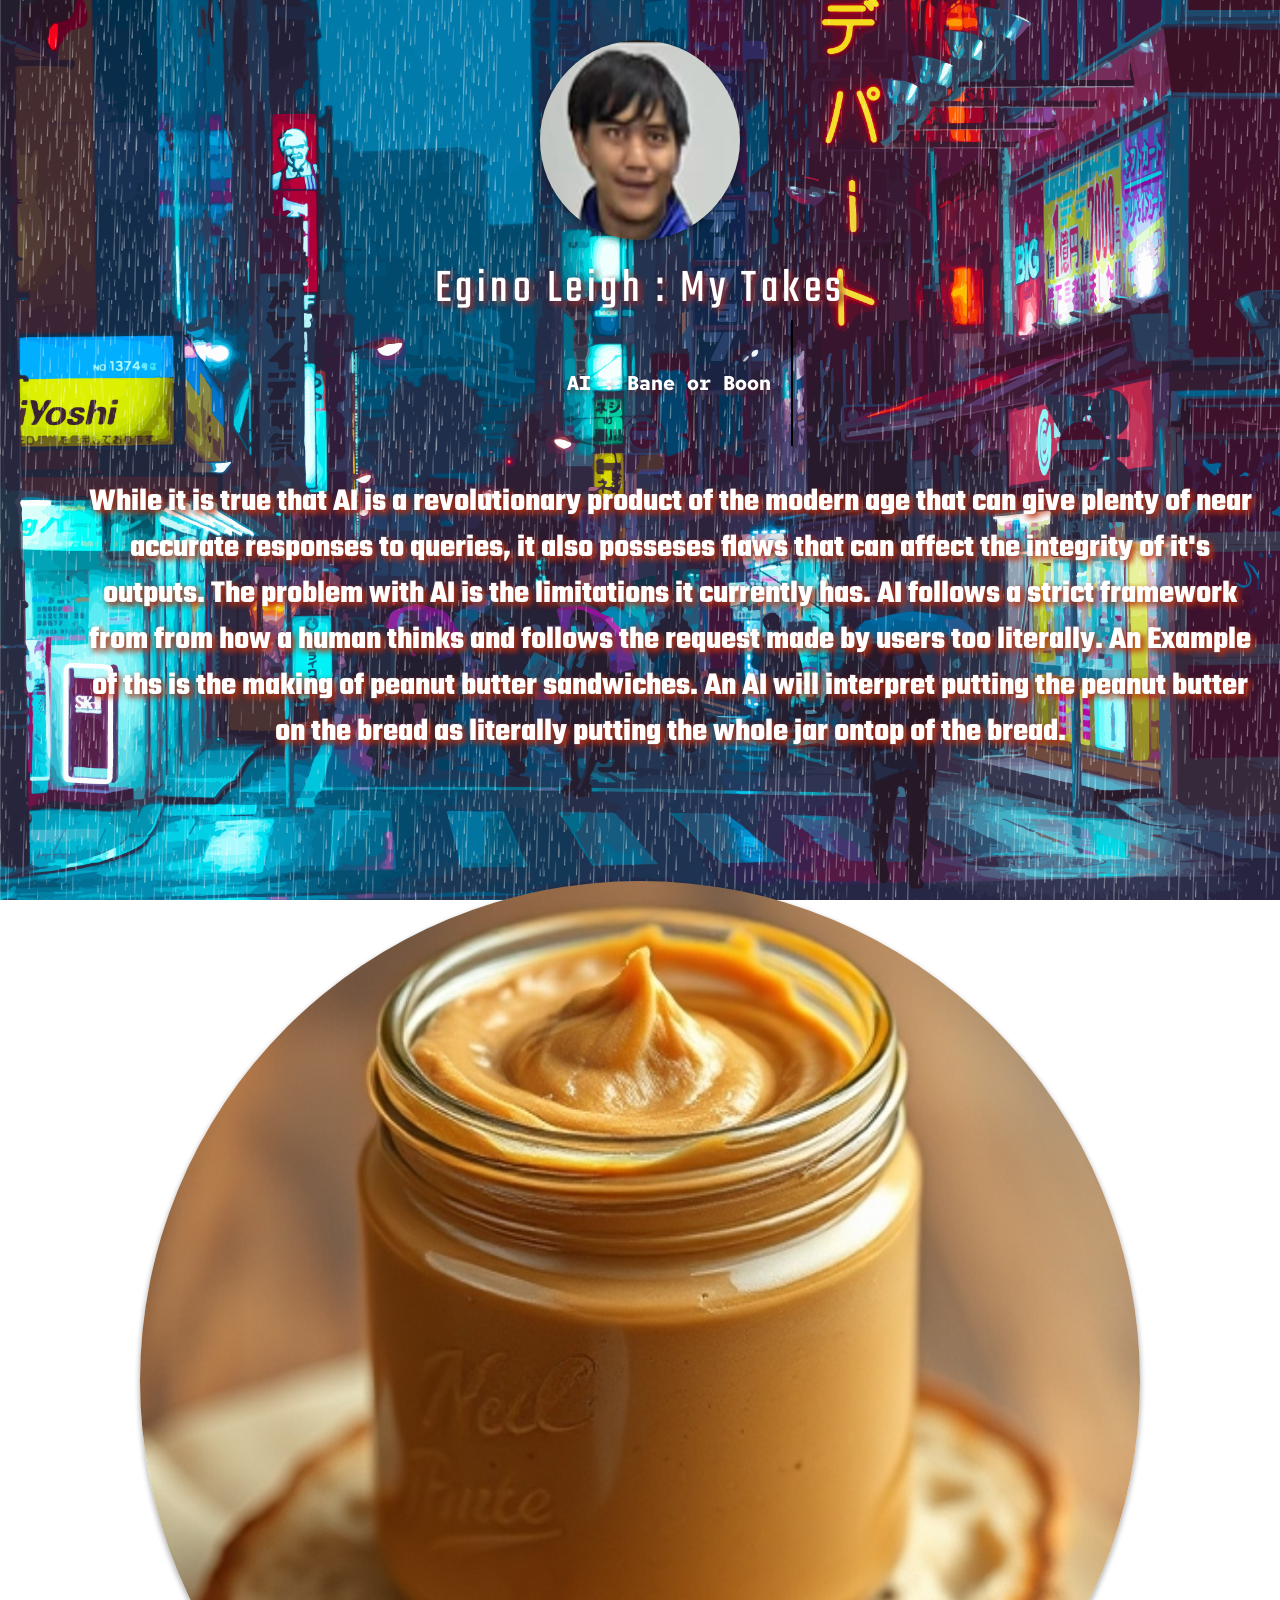
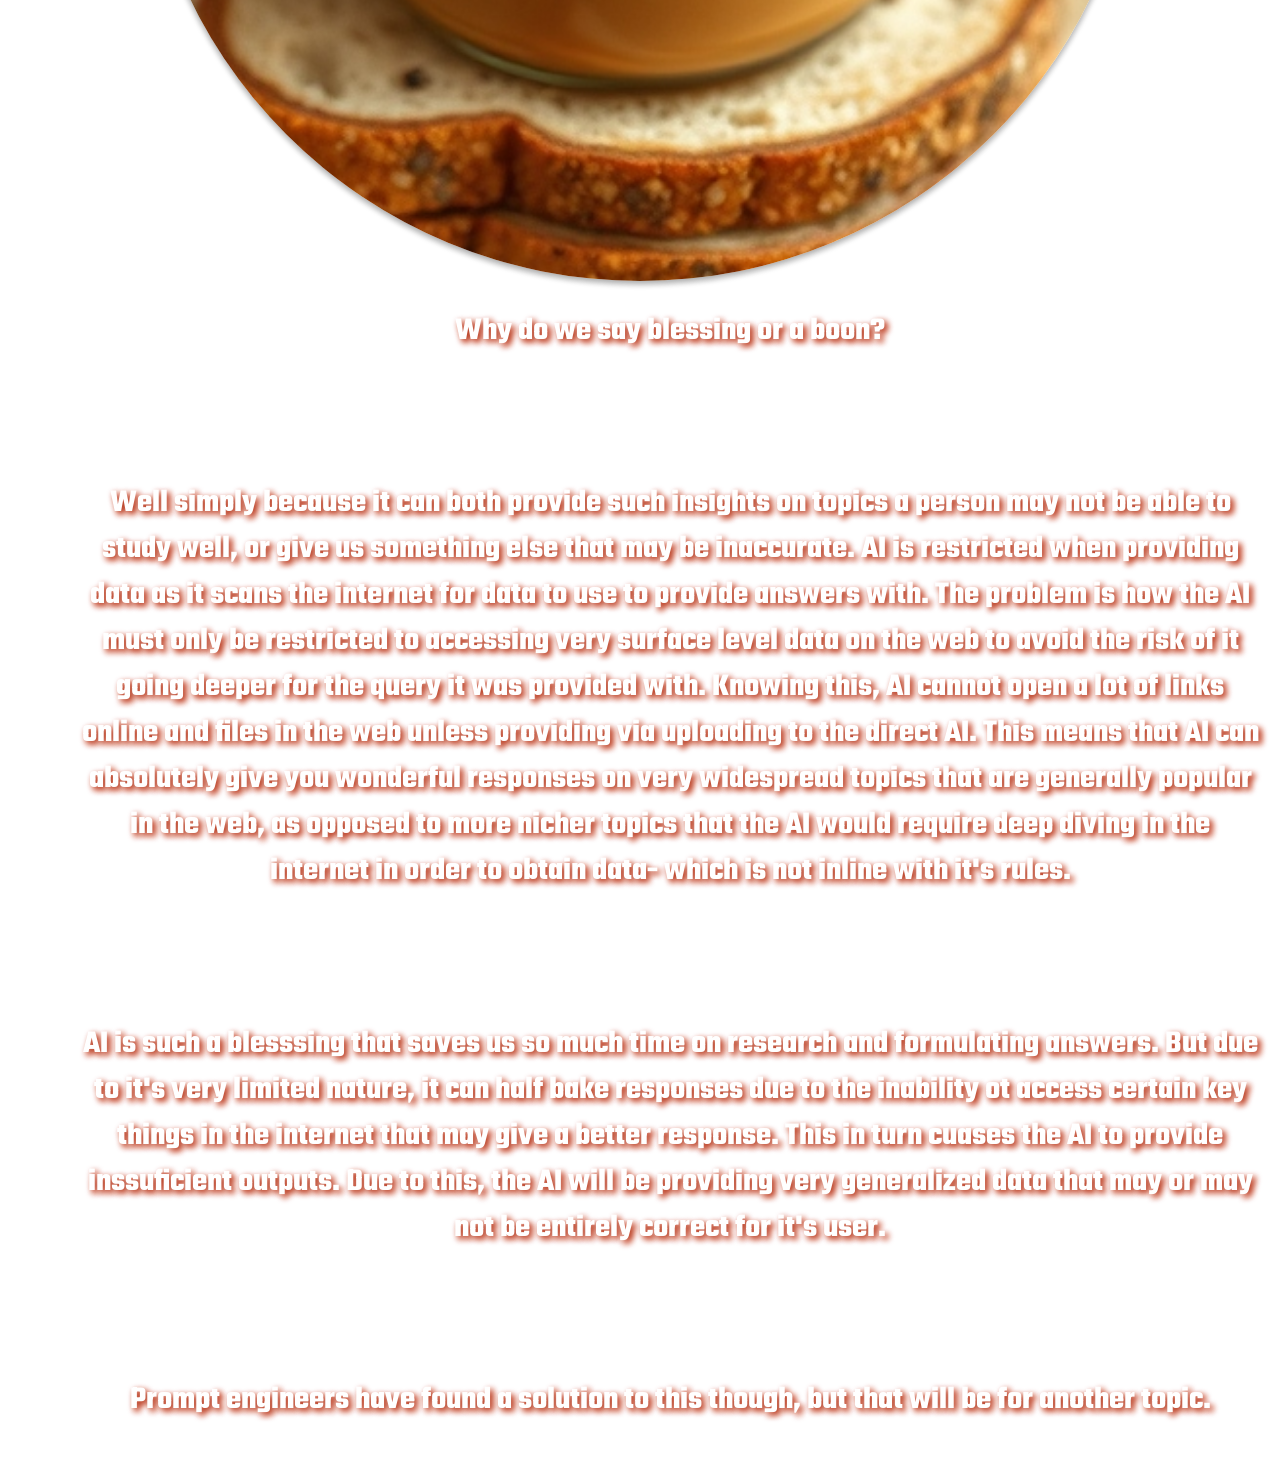
<file: AI.html>
<!DOCTYPE html>
<html>
  <head>
    <meta charset="utf-8" />
    <meta name="viewport" content="width=device-width" />
    <title>Cyberpunk Template</title>
    <link rel="stylesheet" href="style.css" />
    <link rel="stylesheet" href="AI.css" />

    <!-- This link makes it so icons show up -->
    <link
      rel="stylesheet"
      href="https://cdnjs.cloudflare.com/ajax/libs/font-awesome/4.7.0/css/font-awesome.min.css"
    />
  </head>
  <body>
    <section id="bg"></section>
    <header>
      <!-- Replace png with own image -->
      <img src="Prof.png" alt="avatar" />
      <h1>Egino Leigh : My Takes</h1>
      <section class="typewriter">
        <h2>AI : Bane or Boon</h2>
      </section>
    </header>
    <div id="text1">  
        <h2 id="AI"> 
          While it is true that AI is a revolutionary product of the modern age that can give plenty of near accurate responses to queries,
          it also posseses flaws that can affect the integrity of it's outputs. The problem with AI is the limitations it currently has. 
          AI follows a strict framework from from how a human thinks and follows the request made by users too literally.
          An Example of ths is the making of peanut butter sandwiches.
          An AI will interpret putting the peanut butter on the bread as literally putting the whole jar ontop of the bread. 
        </h2>  
    </div>
    <body id="penut">
      <img src="PB.jfif" alt="penut on bread" style="top: 450px; height: 1000px; width: 1000px;">  
    </body>
  
<div>
      <h2 id="AI">
          Why do we say blessing or a boon?
      </h2>
      <h2>
        Well simply because it can both provide such insights on topics a person may not be able to study well,
        or give us something else that may be inaccurate.
        AI is restricted when providing data as it scans the internet for data to use to provide answers with. 
        The problem is how the AI must only be restricted to accessing very surface level data on the web to avoid the risk of it going deeper for the query it was provided with.
        Knowing this, AI cannot open a lot of links online and files in the web unless providing via uploading to the direct AI.
        This means that AI can absolutely give you wonderful responses on very widespread topics that are generally popular in the web,
        as opposed to more nicher topics that the AI would require deep diving in the internet in order to obtain data- which is not inline with it's rules.
      </h2>
      <h2 id="AI">
        AI is such a blesssing that saves us so much time on research and formulating answers. But due to it's very limited nature, it can half bake responses due to the inability ot access certain key things in the internet that may give a better response. This in turn cuases the AI to provide inssuficient outputs.
        Due to this, the AI will be providing very generalized data that may or may not be entirely correct for it's user. 
      </h2>
      <h2>Prompt engineers have found a solution to this though, but that will be for another topic.</h2>
    </div>
    <main>
</file>
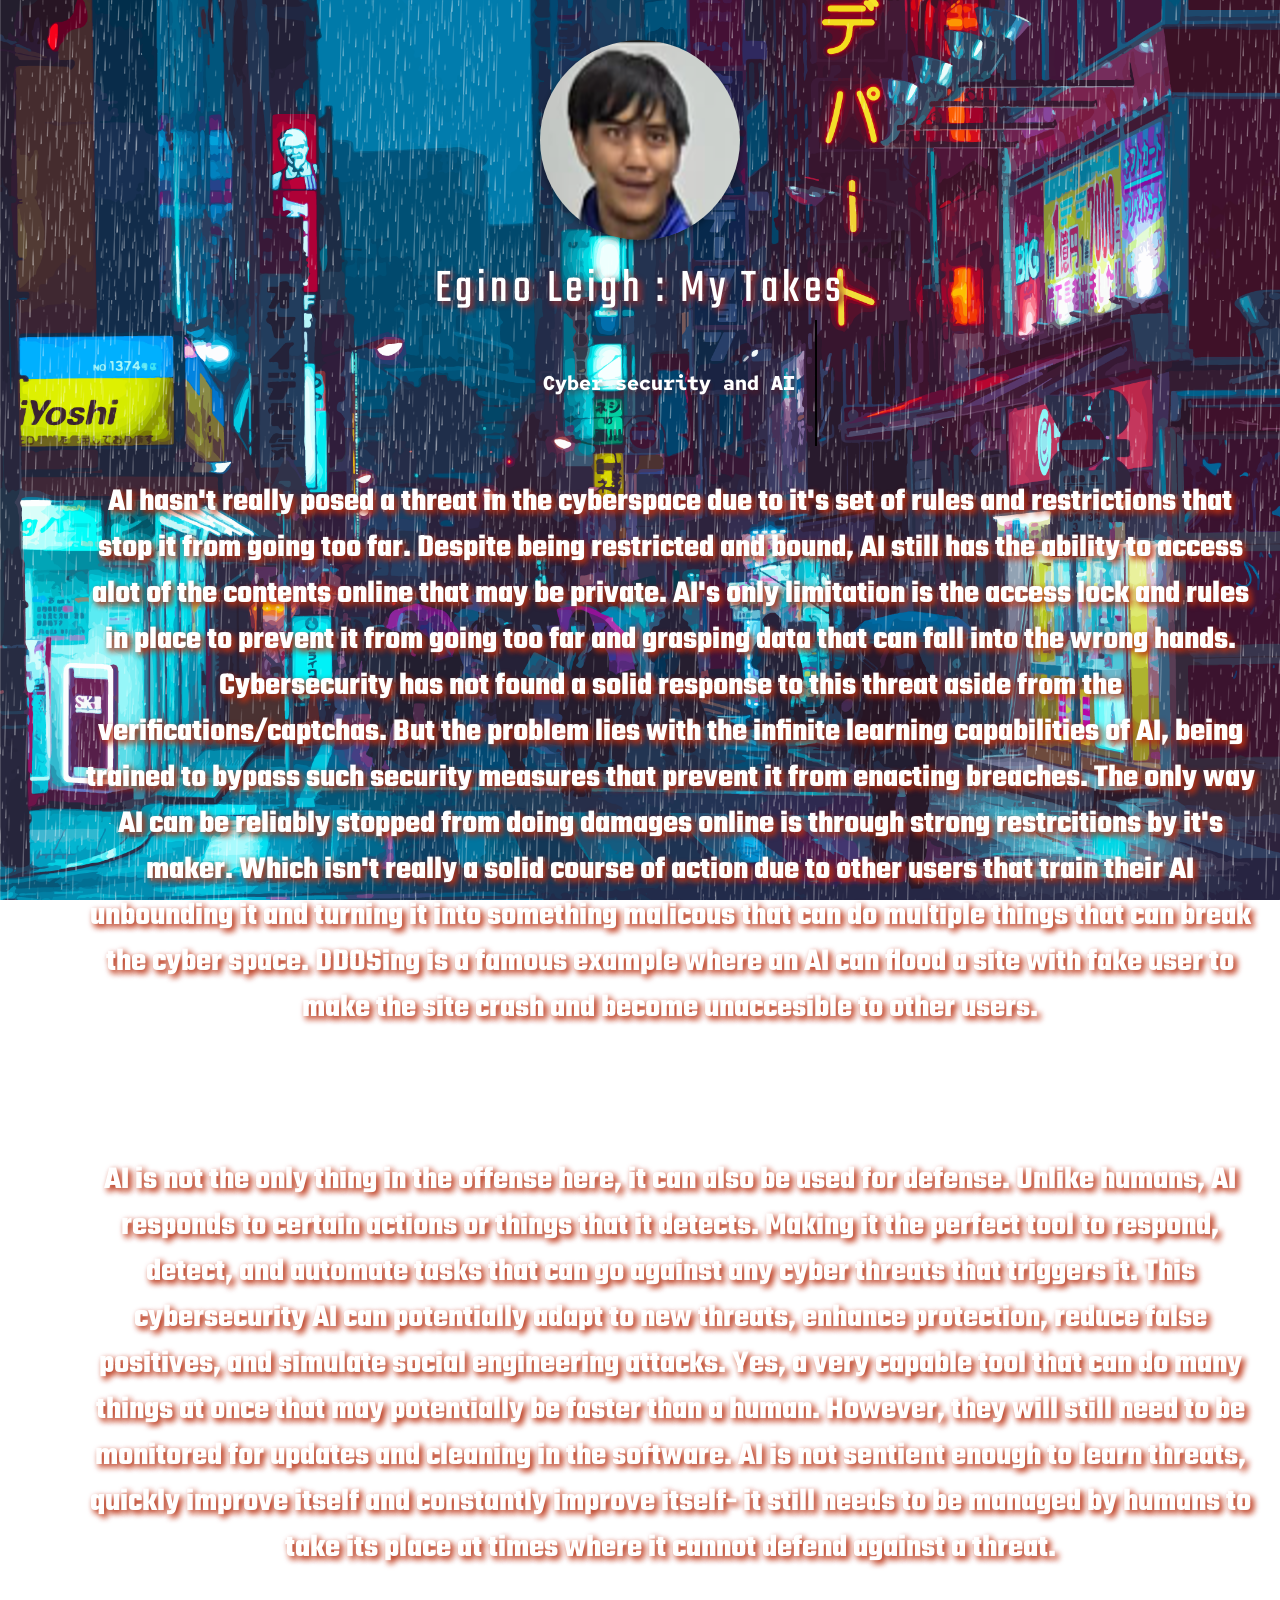
<file: Cybersecurity.html>
<!DOCTYPE html>
<html>
  <head>
    <meta charset="utf-8" />
    <meta name="viewport" content="width=device-width" />
    <title>Cyberpunk Template</title>
    <link rel="stylesheet" href="style.css" />
    <link rel="stylesheet" href="MIL.css" />

    <!-- This link makes it so icons show up -->
    <link
      rel="stylesheet"
      href="https://cdnjs.cloudflare.com/ajax/libs/font-awesome/4.7.0/css/font-awesome.min.css"
    />
  </head>
  <body>
    <section id="bg"></section>
    <header>
      <!-- Replace png with own image -->
      <img src="Prof.png" alt="avatar" />
      <h1>Egino Leigh : My Takes</h1>
      <section class="typewriter">
        <h2>Cyber security and AI</h2>
      </section>
    </header>
    <div id="text1">  
        <h2>
          AI hasn't really posed a threat in the cyberspace due to it's set of rules and restrictions that stop it from going too far.
          Despite being restricted and bound, AI still has the ability to access alot of the contents online that may be private. 
          AI's only limitation is the access lock and rules in place to prevent it from going too far and grasping data that can fall into the wrong hands.
          Cybersecurity has not found a solid response to this threat aside from the verifications/captchas. 
          But the problem lies with the infinite learning capabilities of AI, being trained to bypass such security measures that prevent it from enacting breaches.
          The only way AI can be reliably stopped from doing damages online is through strong restrcitions by it's maker. 
          Which isn't really a solid course of action due to other users that train their AI unbounding it and turning it into something malicous that can do multiple things that can break the cyber space.
          DDOSing is a famous example where an AI can flood a site with fake user to make the site crash and become unaccesible to other users.
        </h2>
        <h2>
          AI is not the only thing in the offense here, it can also be used for defense. Unlike humans, AI responds to certain actions or things that it detects.
          Making it the perfect tool to respond, detect, and automate tasks that can go against any cyber threats that triggers it. 
          This cybersecurity AI can potentially adapt to new threats, enhance protection, reduce false positives, and simulate social engineering attacks. 
          Yes, a very capable tool that can do many things at once that may potentially be faster than a human.
          However, they will still need to be monitored for updates and cleaning in the software. 
          AI is not sentient enough to learn threats, quickly improve itself and constantly improve itself- it still needs to be managed by humans to take its place at times where it cannot defend against a threat.
        </h2>
    </div>
    <main>
</file>
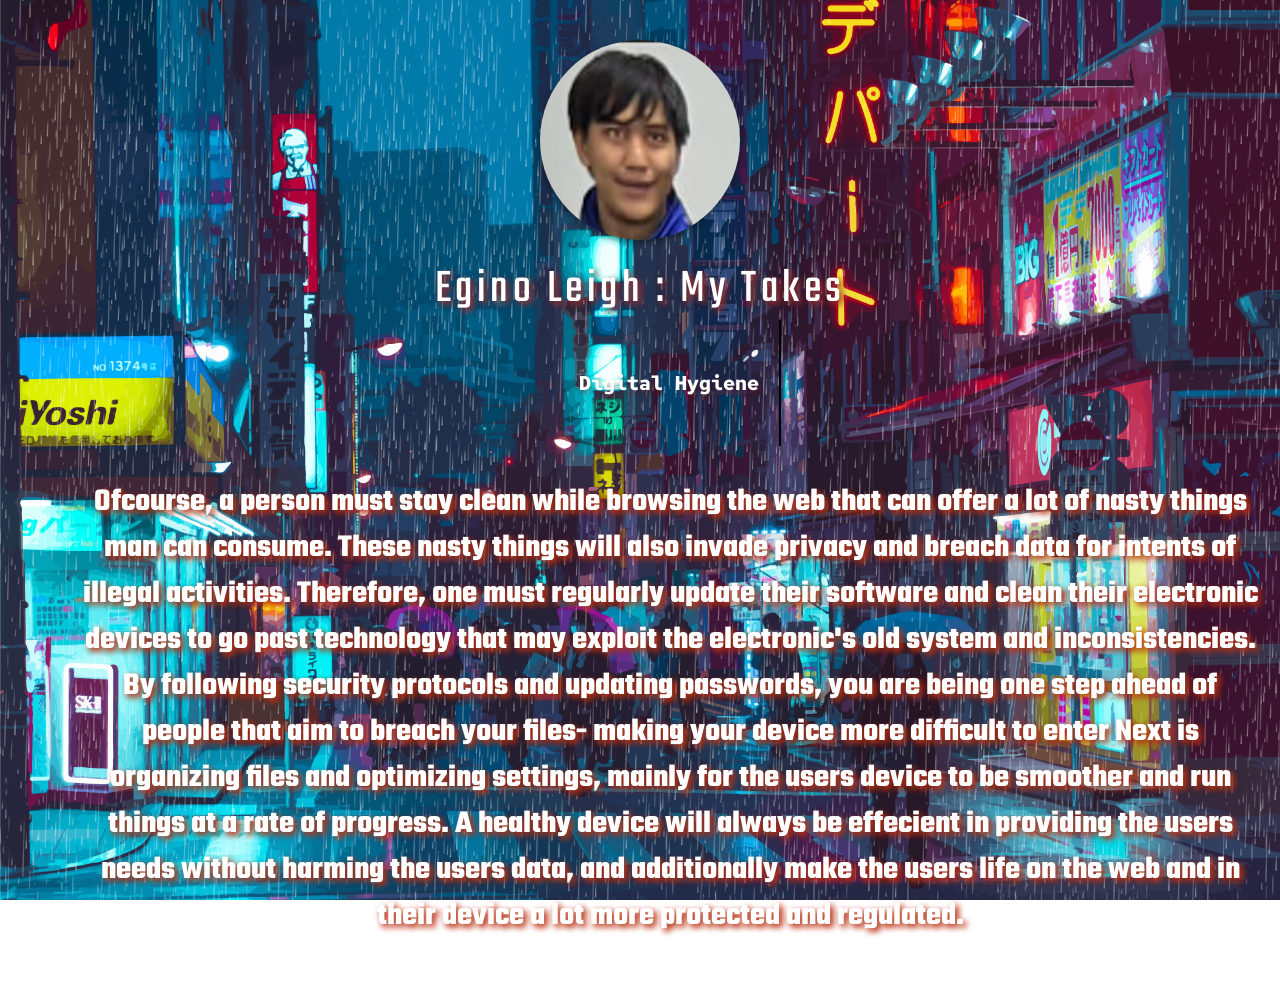
<file: Digital Hygiene.html>
<!DOCTYPE html>
<html>
  <head>
    <meta charset="utf-8" />
    <meta name="viewport" content="width=device-width" />
    <title>Cyberpunk Template</title>
    <link rel="stylesheet" href="style.css" />
    <link rel="stylesheet" href="MIL.css" />

    <!-- This link makes it so icons show up -->
    <link
      rel="stylesheet"
      href="https://cdnjs.cloudflare.com/ajax/libs/font-awesome/4.7.0/css/font-awesome.min.css"
    />
  </head>
  <body>
    <section id="bg"></section>
    <header>
      <!-- Replace png with own image -->
      <img src="Prof.png" alt="avatar" />
      <h1>Egino Leigh : My Takes</h1>
      <section class="typewriter">
        <h2>Digital Hygiene</h2>
      </section>
    </header>
    <div id="text1">  
        <h2> 
          Ofcourse, a person must stay clean while browsing the web that can offer a lot of nasty things man can consume.
          These nasty things will also invade privacy and breach data for intents of illegal activities.
          Therefore, one must regularly update their software and clean their electronic devices to go past technology that may exploit the electronic's old system and inconsistencies.
          By following security protocols and updating passwords, you are being one step ahead of people that aim to breach your files- making your device more difficult to enter 
          Next is organizing files and optimizing settings, mainly for the users device to be smoother and run things at a rate of progress.
          A healthy device will always be effecient in providing the users needs without harming the users data, and additionally make the users life on the web and in their device a lot more protected and regulated. 
        </h2>  
    </div>
    <main>
</file>
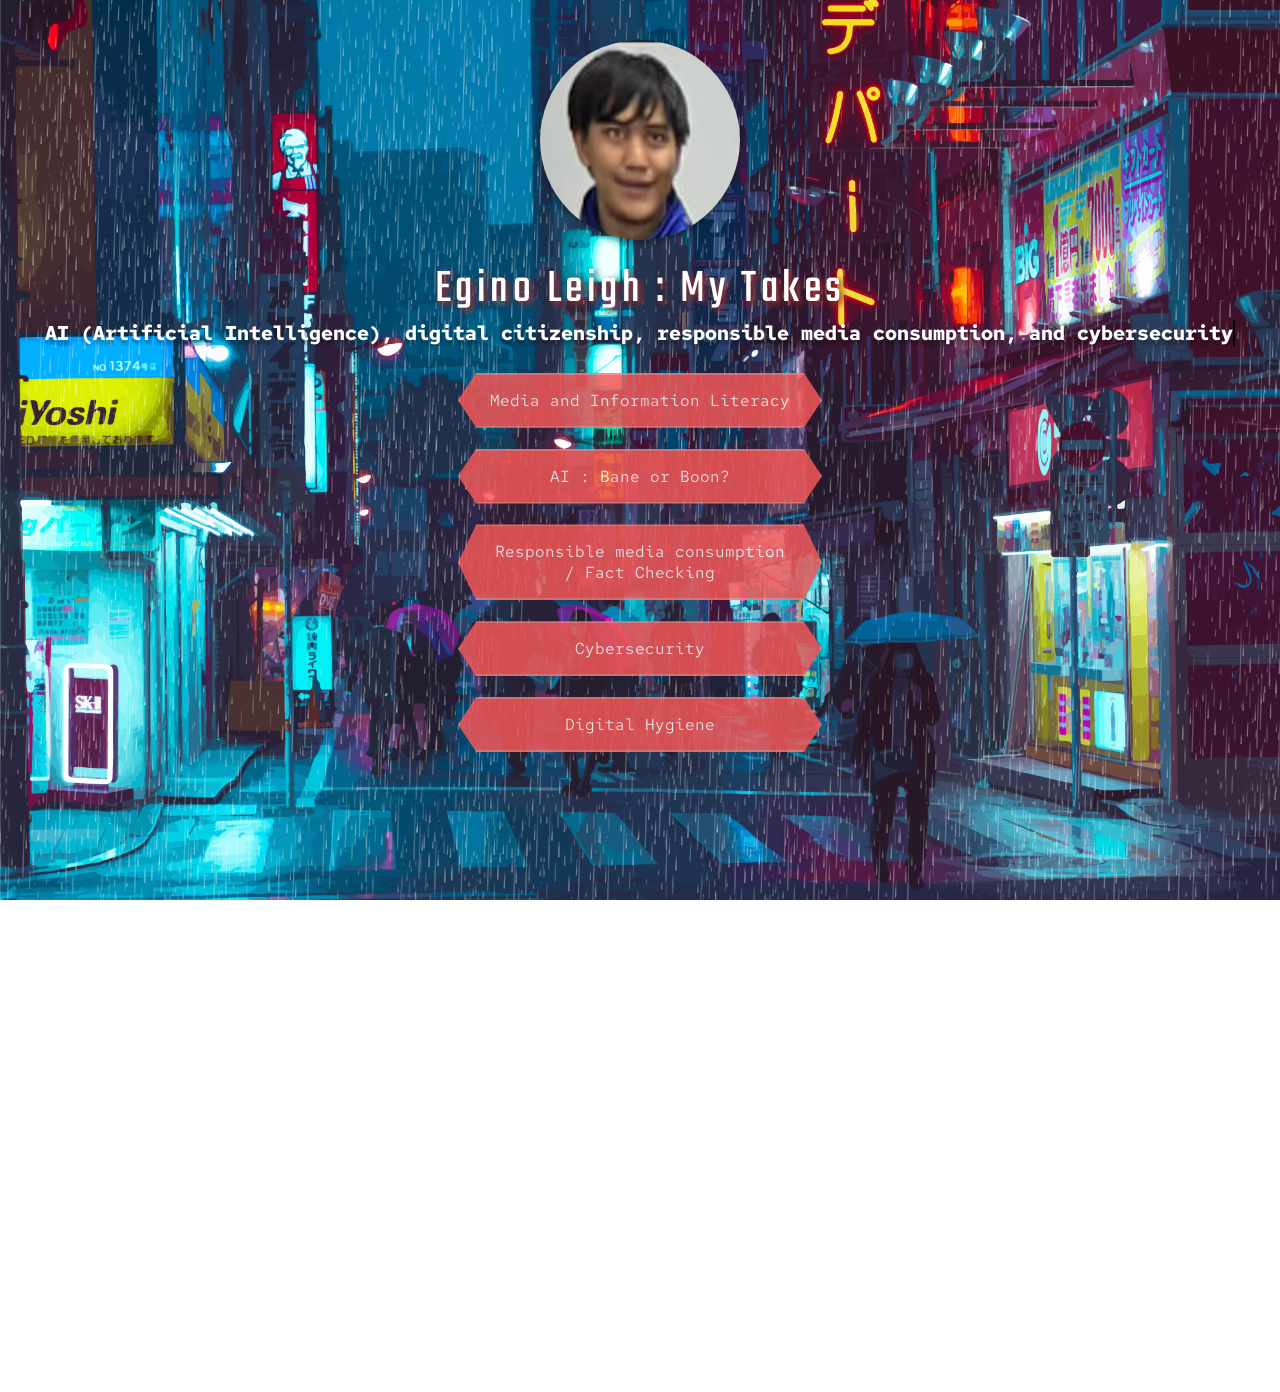
<file: main.html>
<!DOCTYPE html>
<html>
  <head>
    <meta charset="utf-8" />
    <meta name="viewport" content="width=device-width" />
    <title>Cyberpunk Template</title>
    <link rel="stylesheet" href="style.css" />

    <!-- This link makes it so icons show up -->
    <link
      rel="stylesheet"
      href="https://cdnjs.cloudflare.com/ajax/libs/font-awesome/4.7.0/css/font-awesome.min.css"
    />
  </head>
  <body>
    <section id="bg"></section>
    <header>
      <!-- Replace png with own image -->
      <img src="Prof.png" alt="avatar" />
      <h1>Egino Leigh : My Takes</h1>
      <section class="typewriter">
        <h2>AI (Artificial Intelligence), digital citizenship, responsible media consumption, and cybersecurity</h2>
      </section>
    </header>
    <main>
      <nav id="btn-group">
        <!-- Replace # with links to desired sites -->
        <a href="MIL.html" class="button">Media and Information Literacy</a>
        <a href="AI.html" class="button">AI : Bane or Boon?</a>
        <a href="Responsible.html" class="button">Responsible media consumption / Fact Checking</a>
        <a href="Cybersecurity.html" class="button">Cybersecurity</a>
        <a href="Digital Hygiene.html" class="button">Digital Hygiene</a>
      </nav>
    </main>
    <section id="space"></section>
    <div class="wrapper">
      <div class="push"></div>
    </div>
    <footer>
      <nav class="navbar">
        <ul>
          <li>
            <a href="#"
              ><i class="fa fa-linkedin" style="font-size: 24px"></i
            ></a>
          </li>
          <li>
            <a href="#"><i class="fa fa-twitch" style="font-size: 24px"></i></a>
          </li>
          <li>
            <a href="#"
              ><i class="fa fa-twitter" style="font-size: 24px"></i
            ></a>
          </li>
          <li>
            <a href="#"
              ><i class="fa fa-instagram" style="font-size: 24px"></i
            ></a>
          </li>
          <li>
            <a href="#"
              ><i class="fa fa-behance" style="font-size: 24px"></i
            ></a>
          </li>
        </ul>
      </nav>
      <p id="name">A Red Star Blanket Creation</p>
    </footer>
  </body>
</html>
</file>
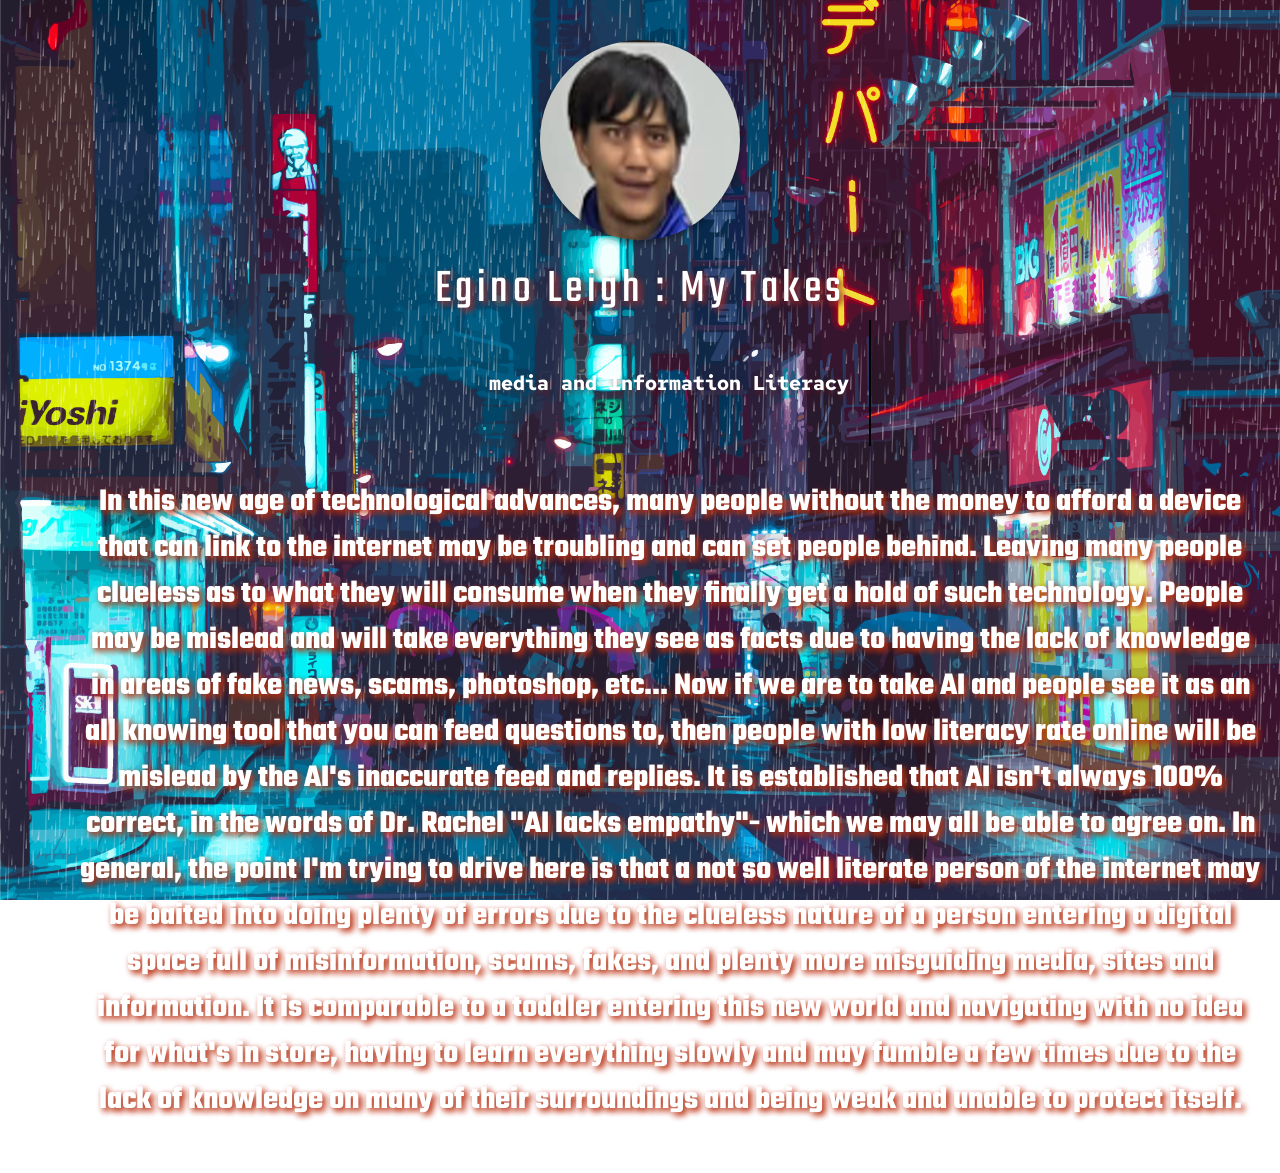
<file: MIL.html>
<!DOCTYPE html>
<html>
  <head>
    <meta charset="utf-8" />
    <meta name="viewport" content="width=device-width" />
    <title>Cyberpunk Template</title>
    <link rel="stylesheet" href="style.css" />
    <link rel="stylesheet" href="MIL.css" />

    <!-- This link makes it so icons show up -->
    <link
      rel="stylesheet"
      href="https://cdnjs.cloudflare.com/ajax/libs/font-awesome/4.7.0/css/font-awesome.min.css"
    />
  </head>
  <body>
    <section id="bg"></section>
    <header>
      <!-- Replace png with own image -->
      <img src="Prof.png" alt="avatar" />
      <h1>Egino Leigh : My Takes</h1>
      <section class="typewriter">
        <h2>media and Information Literacy</h2>
      </section>
    </header>
    <div id="text1">  
        <h2> In this new age of technological advances, 
            many people without the money to afford a device that can link to the internet may be troubling and can set people behind. 
            Leaving many people clueless as to what they will consume when they finally get a hold of such technology.
            People may be mislead and will take everything they see as facts due to having the lack of knowledge in areas of fake news, scams, photoshop, etc...
        
            Now if we are to take AI and people see it as an all knowing tool that you can feed questions to, then people with low literacy rate online will be mislead by the AI's inaccurate feed and replies.
            It is established that AI isn't always 100% correct, in the words of Dr. Rachel "AI lacks empathy"- which we may all be able to agree on.
            In general, the point I'm trying to drive here is that a not so well literate person of the internet may be baited into doing plenty of errors due to the clueless nature of a person entering a digital space full of misinformation, scams, fakes, and plenty more misguiding media, sites and information.
            It is comparable to a toddler entering this new world and navigating with no idea for what's in store, having to learn everything slowly and may fumble a few times due to the lack of knowledge on many of their surroundings and being weak and unable to protect itself.
        </h2>  
    </div>
    <main>
</file>
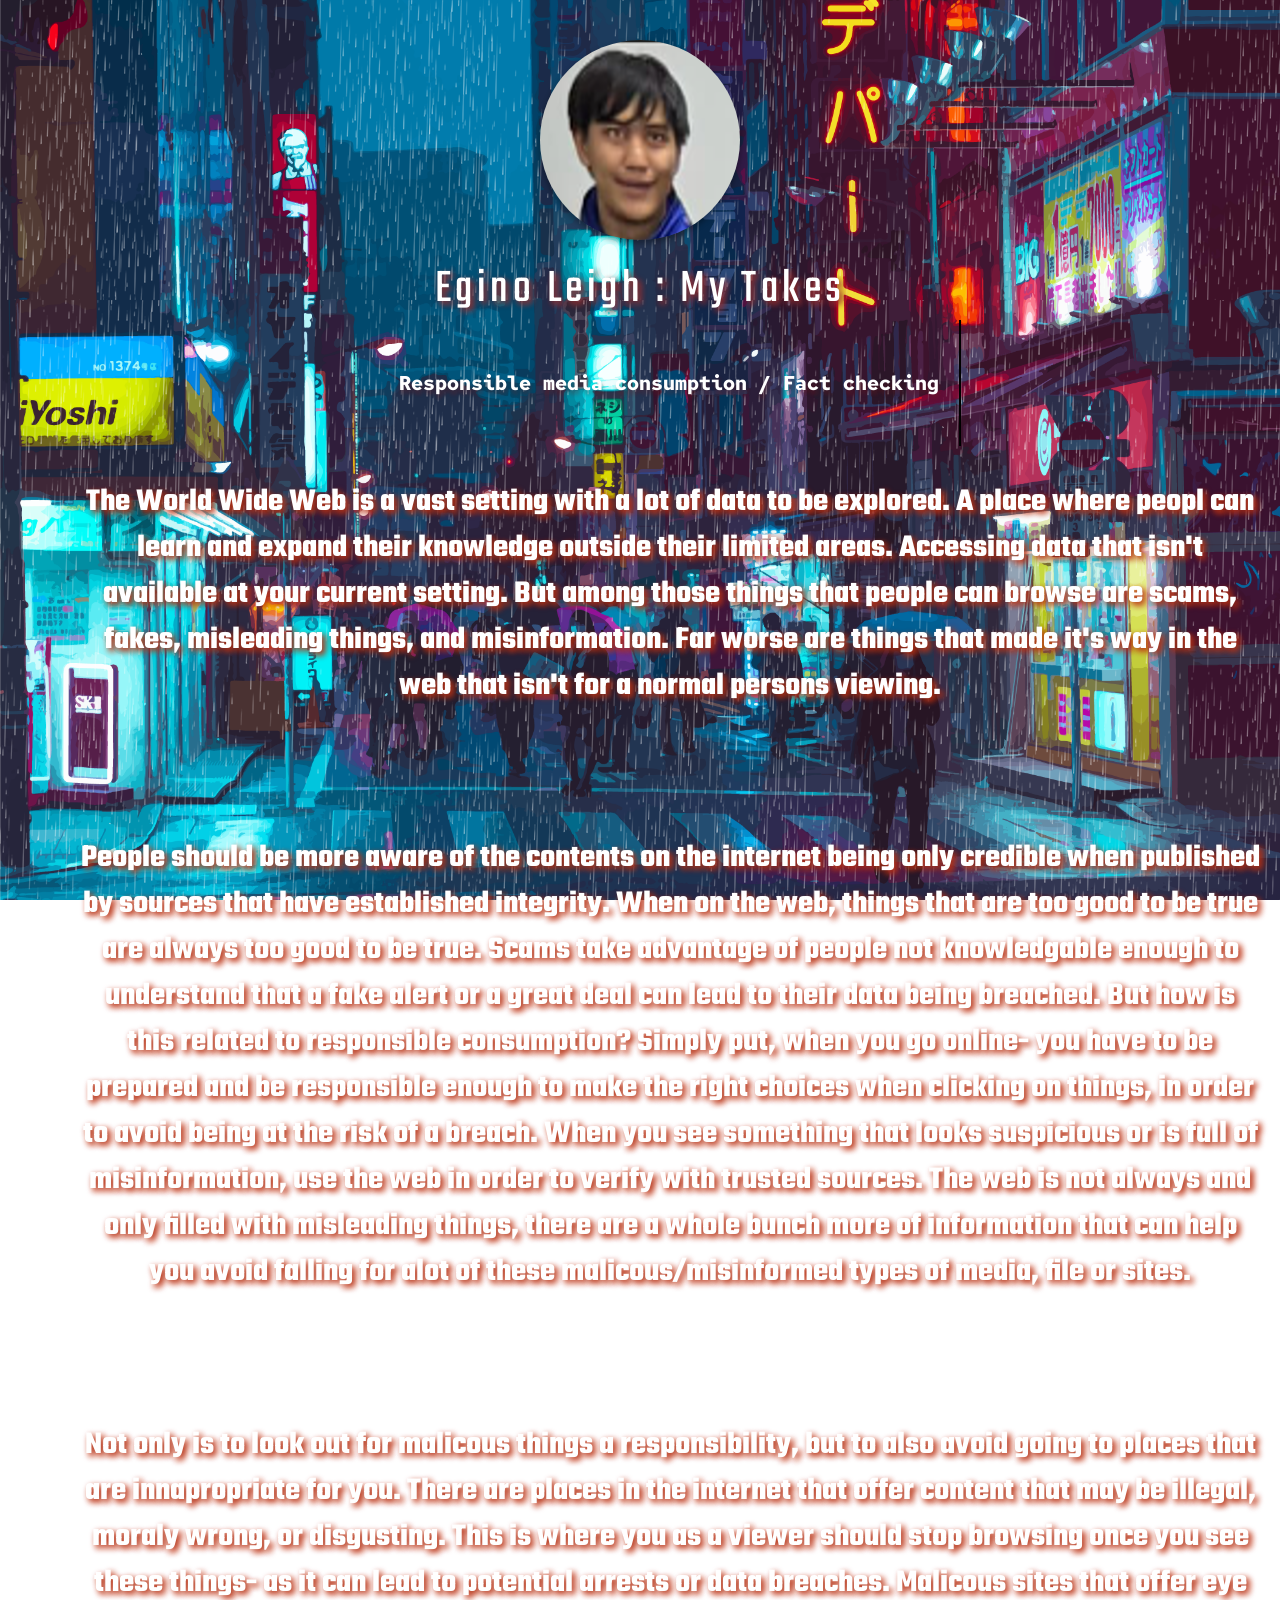
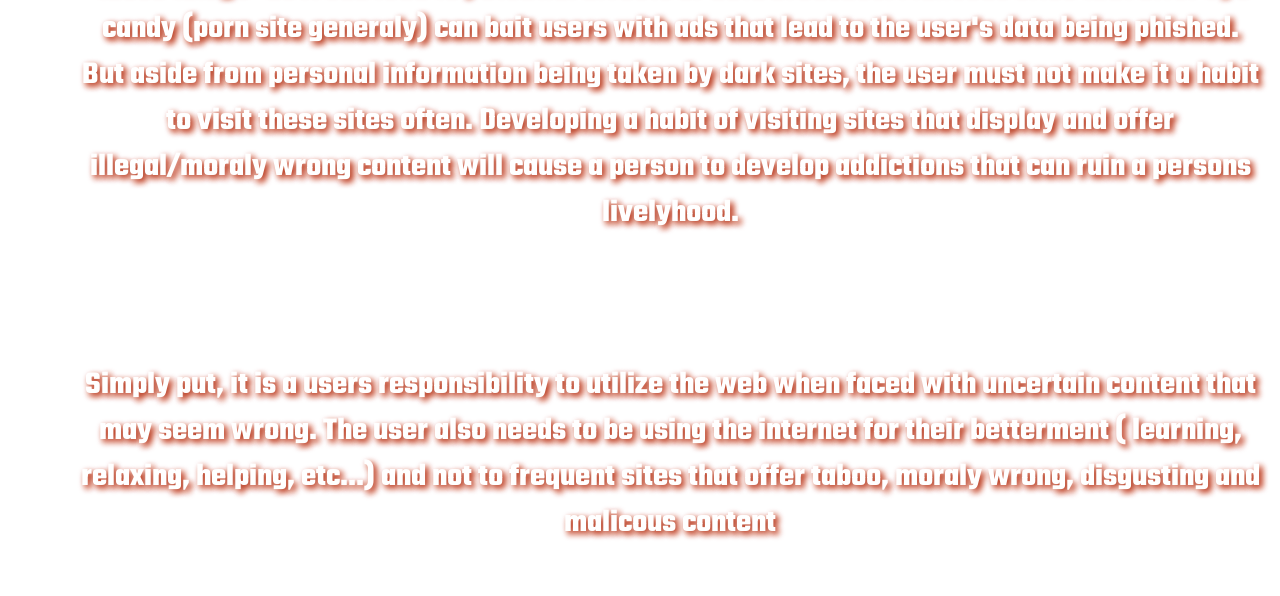
<file: Responsible.html>
<!DOCTYPE html>
<html>
  <head>
    <meta charset="utf-8" />
    <meta name="viewport" content="width=device-width" />
    <title>Cyberpunk Template</title>
    <link rel="stylesheet" href="style.css" />
    <link rel="stylesheet" href="MIL.css" />

    <!-- This link makes it so icons show up -->
    <link
      rel="stylesheet"
      href="https://cdnjs.cloudflare.com/ajax/libs/font-awesome/4.7.0/css/font-awesome.min.css"
    />
  </head>
  <body>
    <section id="bg"></section>
    <header>
      <!-- Replace png with own image -->
      <img src="Prof.png" alt="avatar" />
      <h1>Egino Leigh : My Takes</h1>
      <section class="typewriter">
        <h2>Responsible media consumption / Fact checking</h2>
      </section>
    </header>
    <div id="text1">  
        <h2> 
          The World Wide Web is a vast setting with a lot of data to be explored.
          A place where peopl can learn and expand their knowledge outside their limited areas.
          Accessing data that isn't available at your current setting.
          But among those things that people can browse are scams, fakes, misleading things, and misinformation.
          Far worse are things that made it's way in the web that isn't for a normal persons viewing.
        </h2>  
        <h2>
          People should be more aware of the contents on the internet being only credible when published by sources that have established integrity.
          When on the web, things that are too good to be true are always too good to be true.
          Scams take advantage of people not knowledgable enough to understand that a fake alert or a great deal can lead to their data being breached.
          But how is this related to responsible consumption?
          Simply put, when you go online- you have to be prepared and be responsible enough to make the right choices when clicking on things, in order to avoid being at the risk of a breach. 
          When you see something that looks suspicious or is full of misinformation, use the web in order to verify with trusted sources.
          The web is not always and only filled with misleading things, there are a whole bunch more of information that can help you avoid falling for alot of these malicous/misinformed types of media, file or sites.
        </h2>
        <h2>
          Not only is to look out for malicous things a responsibility, but to also avoid going to places that are innapropriate for you.
          There are places in the internet that offer content that may be illegal, moraly wrong, or disgusting.
          This is where you as a viewer should stop browsing once you see these things- as it can lead to potential arrests or data breaches.
          Malicous sites that offer eye candy (porn site generaly) can bait users with ads that lead to the user's data being phished. 
          But aside from personal information being taken by dark sites, the user must not make it a habit to visit these sites often.
          Developing a habit of visiting sites that display and offer illegal/moraly wrong content will cause a person to develop addictions that can ruin a persons livelyhood. 
        </h2>
        <h2>
          Simply put, it is a users responsibility to utilize the web when faced with uncertain content that may seem wrong.
          The user also needs to be using the internet for their betterment ( learning, relaxing, helping, etc...) and not to frequent sites that offer taboo, moraly wrong, disgusting and malicous content
        </h2>
    </div>
    <main>
</file>
<file: style.css>
@import url("https://fonts.googleapis.com/css2?family=Teko:wght@700&display=swap");
@import url("https://fonts.googleapis.com/css2?family=Red+Hat+Mono:wght@500&display=swap");
body,
html {
  padding: 0;
  margin: 0;
  font-size: 16px;
  height: 100vh;
}
#bg {
  position: fixed;
  width: 100%;
  height: 100vh;
  background: url("agnis-leznins-Lf6iovoj-Qg-unsplash.png") no-repeat center
    center;
  background-size: cover;
  -webkit-background-size: cover;
  -moz-background-size: cover;
  -moz-background-size: cover;
  z-index: -1;
}

#bg:before {
  content: "";
  position: absolute;
  top: 0;
  left: 0;
  width: 100%;
  height: 100%;
  background-image: url("Pngtree_rain_5623786.png");
  animation: rain 0.4s linear infinite;
}
@keyframes rain {
  0% {
    background-position: 0 0;
    opacity: 30%;
  }

  100% {
    background-position: 8% 80%;
    opacity: 30%;
  }
}
header {
  height: 2px;
}

img {
  height: 200px;
  width: 200px;
  margin: auto;
  display: block;
  position: relative;
  top: 40px;
  z-index: 2;
  border-radius: 50%;
  box-shadow: rgba(0, 0, 0, 0.16) 0px 3px 6px, rgba(0, 0, 0, 0.23) 0px 3px 6px;
}
h1 {
  color: #fff;
  text-align: center;
  display: block;
  position: relative;
  top: 90px;
  font-size: 3em;
  font-family: "Teko", sans-serif;
  font-weight: 400;
  letter-spacing: 4.5px;
  margin: 0;
  line-height: 0;
  text-shadow: rgba(39, 35, 35, 0.37) 3px 3px 6px, rgb(204, 51, 51) 3px 3px 6px;
}
.typewriter h2 {
  overflow: hidden; /* Ensures the content is not revealed until the animation */
  border-right: 0.15em solid rgb(255, 255, 255); /* The typwriter cursor */
  white-space: nowrap; /* Keeps the content on a single line */
  margin: auto; /* Gives that scrolling effect as the typing happens */
  animation: typing 3.5s steps(30, end), blink-caret 0.75s step-end infinite;
  width: auto;
  display: inline-block;
  left: 50%;
  transform: translateX(-50%);
  color: #fff;
  text-align: center;
  border-right: 0.1em solid black;
  position: relative;
  top: 120px;
  font-size: 1.25em;
  font-family: "Red Hat Mono", monospace;
  text-shadow: rgba(0, 0, 0, 0.2) 1px 4px 4px, rgba(0, 0, 0, 0.2) 1px 4px 4px;
  overflow: hidden;
}
/* The typing effect */
@keyframes typing {
  from {
    max-width: 0;
  }
  to {
    max-width: 100%;
  }
}
/* The typewriter cursor effect */
@keyframes blink-caret {
  from,
  to {
    border-color: transparent;
  }
  50% {
    border-color: rgb(255, 255, 255);
  }
}

#btn-group {
  display: inline-block;
  position: relative;
  left: 50%;
  transform: translateX(-50%);
  top: 20px;
  z-index: 10;
}
.button {
  font-family: "Red Hat Mono", monospace;
  display: block;
  position: relative;
  margin-top: 1.3em;
  color: #fff;
  font-size: 1em;
  text-decoration: none;
  width: 300px;
  padding: 15px 30px;
  text-align: center;
  border: 2px solid rgb(241, 125, 125);
  top: 330px;
  clip-path: polygon(5% 0, 95% 0, 100% 50%, 95% 100%, 5% 100%, 0 50%);
  background-color: rgb(243, 87, 87);
  background-repeat: no-repeat;
  opacity: 85%;
  transition: ease-in-out 300ms;
}
a.button:hover {
  background-color: rgb(204, 51, 51);
}

a.button:active {
  transform: scale(0.99);
}
nav.navbar {
  height: 50px;
  padding: 1em 2em;
  text-align: center;
  -webkit-box-sizing: border-box;
  -moz-box-sizing: border-box;
  box-sizing: border-box;
}
#name {
  text-align: center;
  position: relative;
  top: 100px;
  font-family: "Red Hat Mono", monospace;
  color: #fff;
  font-size: 0.6em;
}
nav ul {
  margin: 0;
  padding: 0;
}
nav li {
  display: inline;
  margin-right: 1.5em;
}
nav li:last-child {
  margin-right: 0;
}
.navbar {
  overflow: hidden;
  width: 100%;
  position: absolute;
}
.navbar a {
  color: #fff;
  text-decoration: none;
  transition: ease-in-out 300ms;
}
nav.navbar a:hover {
  color: rgb(204, 51, 51);
}
.wrapper {
  min-height: 100%;
  margin-bottom: -400px;
}
footer,
.push {
  height: 50px;
}
/*Responsiveness*/
@media screen and (min-width: 602px) {
  .wrapper {
    min-height: 110%;
  }
}
@media screen and (max-width: 600px) {
  img {
    height: 150px;
    width: 150px;
  }
  .typewriter h2 {
    font-size: 1.07em;
    margin-left: 5px;
    margin-right: 5px;
    position: relative;
    top: 130px;
  }
  .button {
    height: 25px;
    line-height: 25px;
    font-size: 1.05em;
  }
  #btn-group {
    position: relative;
    top: -20px;
  }
  .wrapper {
    margin-bottom: -420px;
    min-height: 120%;
  }
}
@media screen and (max-width: 375px) {
  .typewriter h2 {
    font-size: 0.95em;
    margin-left: 5px;
    margin-right: 5px;
    position: relative;
    top: 120px;
  }
  .button {
    width: 280px;
    height: 18px;
    line-height: 17px;
    margin-bottom: -5px;
  }
  #btn-group {
    top: -40px;
  }
  .wrapper {
    margin-bottom: -365px;
  }
}
@media screen and (max-width: 320px) {
  img {
    height: 100px;
    width: 100px;
  }
  h1 {
    top: 80px;
    font-size: 2.5em;
  }
  .typewriter h2 {
    font-size: 0.78em;
    margin-left: 5px;
    margin-right: 5px;
    position: relative;
    top: 110px;
  }
  .button {
    width: 240px;
    height: 13px;
    line-height: 13px;
    margin-bottom: -5px;
  }
  #btn-group {
    top: -105px;
  }
  .wrapper {
    margin-bottom: -330px;
  }
}
@media screen and (max-height: 613px) {
  .wrapper {
    margin-bottom: -400px;
    min-height: 165%;
  }
}
@media screen and (max-height: 440px) {
  .wrapper {
    margin-bottom: -400px;
    min-height: 215%;
  }
}
@media screen and (max-height: 310px) {
  .wrapper {
    margin-bottom: -400px;
    min-height: 275%;
  }
}
</file>
<file: AI.css>
h2{
    text-align: center;
    position: relative;
    top: 400px;
    color: #fff;
    font-size: 2em;
    padding-top: 50px;
    padding-right: 20px;
    padding-bottom: 50px;
    padding-left: 80px;
    font-family: "Teko", sans-serif;
    text-shadow: rgba(39, 35, 35, 0.37) 3px 3px 6px, rgb(255, 55, 11) 3px 3px 6px;
}

.typewriter h2 {
    overflow: hidden; /* Ensures the content is not revealed until the animation */
    border-right: 1em solid rgb(0, 0, 0); /* The typwriter cursor */
    white-space: nowrap; /* Keeps the content on a single line */
    margin: auto; /* Gives that scrolling effect as the typing happens */
    animation: typing 3.5s steps(30, end), blink-caret 0.75s;
    width: auto;
    display: inline-block;
    left: 50%;
    transform: translateX(-50%);
    color: #fff;
    text-align: center;
    border-right: 0.1em solid black;
    position: relative;
    top: 120px;
    font-size: 1.25em;
    font-family: "Red Hat Mono", monospace;
    text-shadow: rgba(0, 0, 0, 0.2) 1px 4px 4px, rgba(255, 53, 53, 0.2) 1px 4px 4px;
    overflow: hidden;
}
/* The typing effect */
@keyframes typing {
    from {
      max-width: 0;
    }
    to {
      max-width: 50%;
    }
  }
  /* The typewriter cursor effect */
  @keyframes blink-caret {
    from,
    to {
      border-color: transparent;
    }
    50% {
      border-color: rgb(255, 255, 255);
    }
  }
</file>
<file: MIL.css>
h2{
    text-align: center;
    position: relative;
    top: 400px;
    color: #fff;
    font-size: 2em;
    padding-top: 50px;
    padding-right: 20px;
    padding-bottom: 50px;
    padding-left: 80px;
    font-family: "Teko", sans-serif;
    text-shadow: rgba(39, 35, 35, 0.37) 3px 3px 6px, rgb(255, 55, 11) 3px 3px 6px;
}

.typewriter h2 {
    overflow: hidden; /* Ensures the content is not revealed until the animation */
    border-right: 1em solid rgb(0, 0, 0); /* The typwriter cursor */
    white-space: nowrap; /* Keeps the content on a single line */
    margin: auto; /* Gives that scrolling effect as the typing happens */
    animation: typing 3.5s steps(30, end), blink-caret 0.75s;
    width: auto;
    display: inline-block;
    left: 50%;
    transform: translateX(-50%);
    color: #fff;
    text-align: center;
    border-right: 0.1em solid black;
    position: relative;
    top: 120px;
    font-size: 1.25em;
    font-family: "Red Hat Mono", monospace;
    text-shadow: rgba(0, 0, 0, 0.2) 1px 4px 4px, rgba(255, 53, 53, 0.2) 1px 4px 4px;
    overflow: hidden;
}
/* The typing effect */
@keyframes typing {
    from {
      max-width: 0;
    }
    to {
      max-width: 50%;
    }
  }
  /* The typewriter cursor effect */
  @keyframes blink-caret {
    from,
    to {
      border-color: transparent;
    }
    50% {
      border-color: rgb(255, 255, 255);
    }
  }
</file>
